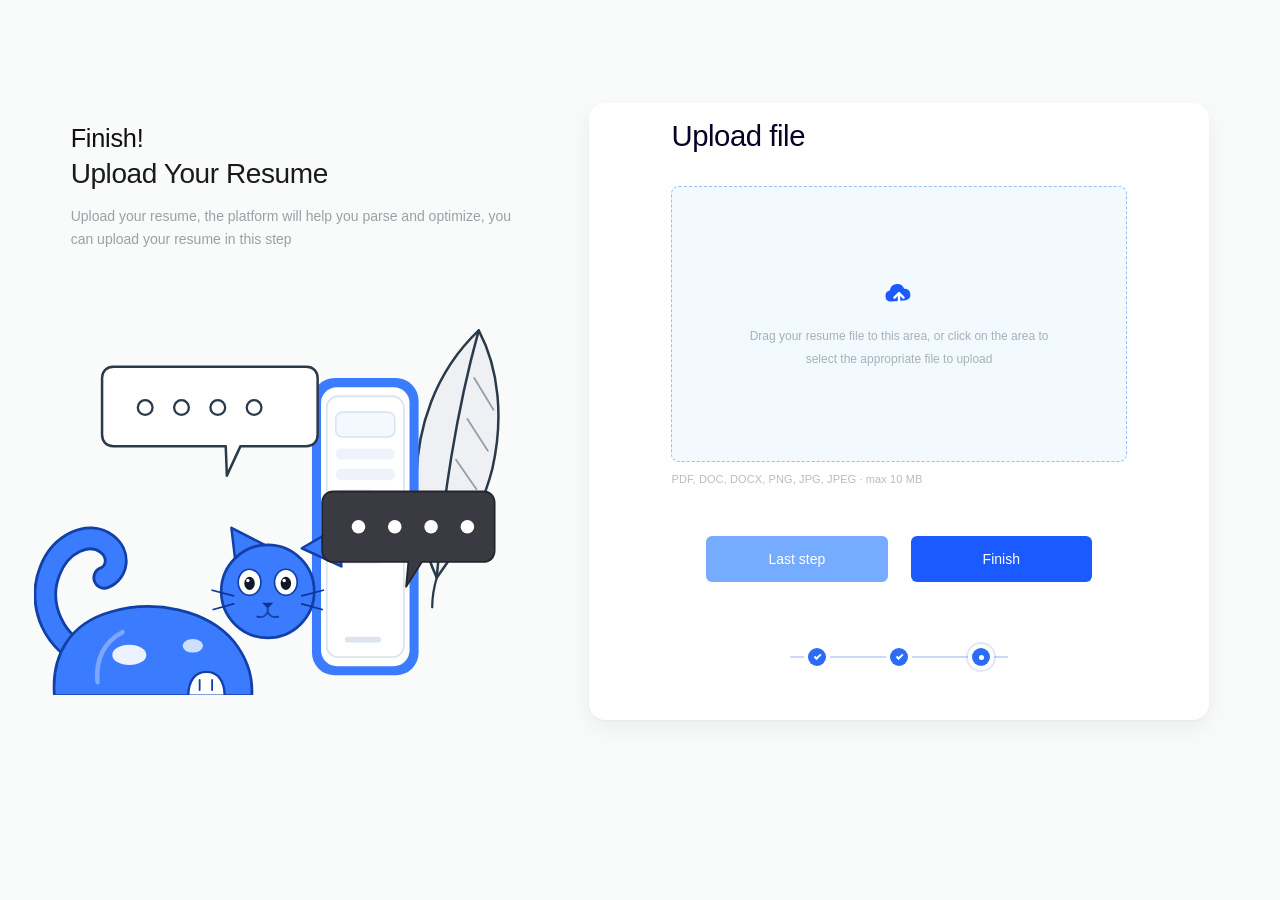
<file: 01-frontend-figma/index.html>
<!DOCTYPE html>
<html lang="en">
<head>
<meta charset="utf-8">
<meta name="viewport" content="width=device-width, initial-scale=1">
<title>Upload Your Resume — Finish step</title>
<meta name="description" content="Final step of the resume upload flow: drag a file into the drop area or click it to choose one.">
<link rel="stylesheet" href="styles.css">
</head>
<body>
  <a class="skip-link" href="#file-input">Skip to the upload field</a>

  <div class="page">
    <div class="shell">

      <!-- ================= 左栏：标题 + 插画 ================= -->
      <header class="intro">
        <p class="intro__kicker">Finish!</p>
        <h1 class="intro__title">Upload Your Resume</h1>
        <p class="intro__sub">
          Upload your resume, the platform will help you parse and optimize, you
          can upload your resume in this step
        </p>

        <aside class="art" aria-hidden="true">
          <svg class="art__svg" viewBox="0 0 440 340" role="presentation" focusable="false">

            <!-- ---------- 羽毛笔 ---------- -->
            <g>
              <path d="M392 18c18 34 22 78 12 122-10 40-32 72-49 96-11-24-19-58-18-88 1-42 15-92 55-130z"
                    fill="#EEF0F4" stroke="#2B3A4A" stroke-width="2.2" stroke-linejoin="round"/>
              <path d="M392 18c-20 72-32 152-37 218" fill="none" stroke="#2B3A4A"
                    stroke-width="2.2" stroke-linecap="round"/>
              <g fill="none" stroke="#93A0AE" stroke-width="1.6" stroke-linecap="round">
                <path d="M388 60 405 88M382 96 400 124M372 132 390 158M362 168 378 192M352 200 366 220"/>
              </g>
              <path d="M355 236c-3 10-4 18-4 26" fill="none" stroke="#2B3A4A" stroke-width="2"
                    stroke-linecap="round"/>
            </g>

            <!-- ---------- 手机 ---------- -->
            <g>
              <rect x="245" y="60" width="94" height="262" rx="20" fill="#3B7CFF"/>
              <rect x="253" y="68" width="78" height="246" rx="14" fill="#FFFFFF"/>
              <rect x="258" y="76" width="68" height="230" rx="10" fill="#FFFFFF" stroke="#DCE4EE" stroke-width="1.6"/>
              <rect x="266" y="90" width="52" height="22" rx="6" fill="#F4F8FF" stroke="#DCE4EE" stroke-width="1.4"/>
              <g fill="#EFF3F9">
                <rect x="266" y="122" width="52" height="10" rx="5"/>
                <rect x="266" y="140" width="52" height="10" rx="5"/>
                <rect x="266" y="158" width="34" height="8" rx="4"/>
                <rect x="266" y="180" width="52" height="10" rx="5"/>
                <rect x="266" y="198" width="52" height="10" rx="5"/>
                <rect x="266" y="216" width="40" height="8" rx="4"/>
              </g>
              <rect x="274" y="288" width="32" height="5" rx="2.5" fill="#DCE4EE"/>
            </g>

            <!-- ---------- 猫 ---------- -->
            <g>
              <!-- 尾巴 -->
              <path d="M50 306c-32-10-48-46-36-76 9-24 34-36 50-24 12 9 10 25-2 30"
                    fill="none" stroke="#123FA8" stroke-width="21" stroke-linecap="round"/>
              <path d="M50 306c-32-10-48-46-36-76 9-24 34-36 50-24 12 9 10 25-2 30"
                    fill="none" stroke="#3B7CFF" stroke-width="16" stroke-linecap="round"/>

              <!-- 身体 -->
              <path d="M18 340c-3-36 14-64 50-74 38-11 84-2 108 26 12 15 17 32 16 48z"
                    fill="#3B7CFF" stroke="#123FA8" stroke-width="2.4" stroke-linejoin="round"/>
              <path d="M56 328c-2-20 6-36 22-44" fill="none" stroke="#7FA6FF" stroke-width="4" stroke-linecap="round"/>
              <ellipse cx="84" cy="304" rx="15" ry="9" fill="#FFFFFF" opacity=".9"/>
              <ellipse cx="140" cy="296" rx="9" ry="6" fill="#FFFFFF" opacity=".75"/>
              <path d="M136 340c0-13 6-21 16-21s16 8 16 21z" fill="#FFFFFF" stroke="#123FA8" stroke-width="2"/>
              <path d="M146 326v9M157 326v9" stroke="#123FA8" stroke-width="1.6" stroke-linecap="round"/>

              <!-- 头 -->
              <path d="M178 226l-4-34 33 17z" fill="#3B7CFF" stroke="#123FA8" stroke-width="2.2" stroke-linejoin="round"/>
              <path d="M236 210l31-18 4 34z" fill="#3B7CFF" stroke="#123FA8" stroke-width="2.2" stroke-linejoin="round"/>
              <circle cx="206" cy="248" r="41" fill="#3B7CFF" stroke="#123FA8" stroke-width="2.4"/>
              <ellipse cx="190" cy="240" rx="10" ry="11.5" fill="#FFFFFF" stroke="#123FA8" stroke-width="1.5"/>
              <ellipse cx="190" cy="241" rx="4.6" ry="5.8" fill="#111827"/>
              <circle cx="188.5" cy="238.4" r="1.5" fill="#FFFFFF"/>
              <ellipse cx="222" cy="240" rx="10" ry="11.5" fill="#FFFFFF" stroke="#123FA8" stroke-width="1.5"/>
              <ellipse cx="222" cy="241" rx="4.6" ry="5.8" fill="#111827"/>
              <circle cx="220.5" cy="238.4" r="1.5" fill="#FFFFFF"/>
              <path d="M201 258h10l-5 5z" fill="#0E3596"/>
              <path d="M206 263v3M206 266c-1.5 4-5.4 5.4-9.2 4.4M206 266c1.5 4 5.4 5.4 9.2 4.4"
                    fill="none" stroke="#123FA8" stroke-width="1.7" stroke-linecap="round"/>
              <g stroke="#0E3596" stroke-width="1.5" stroke-linecap="round" fill="none">
                <path d="M176 252l-19-5M176 259l-18 5M236 252l19-5M236 259l18 5"/>
              </g>
            </g>

            <!-- ---------- 白色对话气泡（4 点） ---------- -->
            <g>
              <path d="M70 50h170c6 0 10 4 10 10v50c0 6-4 10-10 10h-58l-12 26-1-26H70c-6 0-10-4-10-10V60c0-6 4-10 10-10z"
                    fill="#FFFFFF" stroke="#2B3A4A" stroke-width="2.2" stroke-linejoin="round"/>
              <g fill="#FFFFFF" stroke="#2B3A4A" stroke-width="2">
                <circle cx="98" cy="86" r="6.5"/>
                <circle cx="130" cy="86" r="6.5"/>
                <circle cx="162" cy="86" r="6.5"/>
                <circle cx="194" cy="86" r="6.5"/>
              </g>
            </g>

            <!-- ---------- 深色对话气泡（4 个白点） ---------- -->
            <g>
              <path d="M264 160h132c6 0 10 4 10 10v42c0 6-4 10-10 10h-54l-14 22 2-22h-66c-6 0-10-4-10-10v-42c0-6 4-10 10-10z"
                    fill="#3A3A42" stroke="#25252C" stroke-width="1.6" stroke-linejoin="round"/>
              <g fill="#FFFFFF">
                <circle cx="286" cy="191" r="6"/>
                <circle cx="318" cy="191" r="6"/>
                <circle cx="350" cy="191" r="6"/>
                <circle cx="382" cy="191" r="6"/>
              </g>
            </g>
          </svg>
        </aside>
      </header>

      <!-- ================= 右栏：上传卡片 ================= -->
      <main class="card" id="upload-card">
        <h2 class="card__title">Upload file</h2>

        <section class="card__body">
          <label class="dropzone" id="dropzone" for="file-input" tabindex="0" role="button"
                 aria-describedby="dz-hint dz-formats">
            <span class="dropzone__inner">
              <span class="dropzone__icon" aria-hidden="true">
                <svg class="icon icon--cloud" viewBox="0 0 48 48" focusable="false">
                  <path d="M13.5 34.5h-1.2A7.8 7.8 0 0 1 11 19.1a10.6 10.6 0 0 1 20.4-2.4 8.2 8.2 0 0 1 3.2 15.9l-.7.1"
                        fill="#1B5AFF"/>
                  <path d="M24 37V23.5" stroke="#FFFFFF" stroke-width="3.4" stroke-linecap="round" fill="none"/>
                  <path d="m17.6 29 6.4-6.4 6.4 6.4" stroke="#FFFFFF" stroke-width="3.4" stroke-linecap="round"
                        stroke-linejoin="round" fill="none"/>
                </svg>
                <svg class="icon icon--file" viewBox="0 0 48 48" focusable="false">
                  <path d="M13 6h14l9 9v25a2 2 0 0 1-2 2H13a2 2 0 0 1-2-2V8a2 2 0 0 1 2-2z"
                        fill="#EAF2FF" stroke="#1B5AFF" stroke-width="2.4" stroke-linejoin="round"/>
                  <path d="M27 6v9h9" fill="#D6E5FF" stroke="#1B5AFF" stroke-width="2.4" stroke-linejoin="round"/>
                  <path d="M17 26h14M17 32h10" stroke="#1B5AFF" stroke-width="2.4" stroke-linecap="round"/>
                </svg>
                <svg class="icon icon--check" viewBox="0 0 48 48" focusable="false">
                  <circle cx="24" cy="24" r="18" fill="#1B5AFF"/>
                  <path d="m16 24.5 5.5 5.5L32 19" stroke="#FFFFFF" stroke-width="3.4" stroke-linecap="round"
                        stroke-linejoin="round" fill="none"/>
                </svg>
              </span>

              <span class="dropzone__hint" id="dz-hint">
                Drag your resume file to this area, or click on the area to select
                the appropriate file to upload
              </span>
              <span class="dropzone__meta" id="dz-meta" hidden></span>
            </span>
            <input type="file" id="file-input" name="resume" class="visually-hidden"
                   accept=".pdf,.doc,.docx,.png,.jpg,.jpeg">
          </label>

          <p class="formats" id="dz-formats">PDF, DOC, DOCX, PNG, JPG, JPEG · max 10 MB</p>

          <p class="status" id="status" role="status" aria-live="polite"></p>

          <div class="actions">
            <button type="button" class="btn btn--secondary" id="btn-last">Last step</button>
            <button type="button" class="btn btn--primary" id="btn-finish">Finish</button>
          </div>

          <ol class="steps" id="steps" aria-label="Upload progress">
            <li class="steps__item is-done"><span class="steps__dot"></span><span class="visually-hidden">Step 1 complete</span></li>
            <li class="steps__item is-done"><span class="steps__dot"></span><span class="visually-hidden">Step 2 complete</span></li>
            <li class="steps__item is-current" aria-current="step"><span class="steps__dot"></span><span class="visually-hidden">Step 3, current</span></li>
          </ol>
        </section>
      </main>

    </div>
  </div>

  <script src="app.js" defer></script>
</body>
</html>
</file>
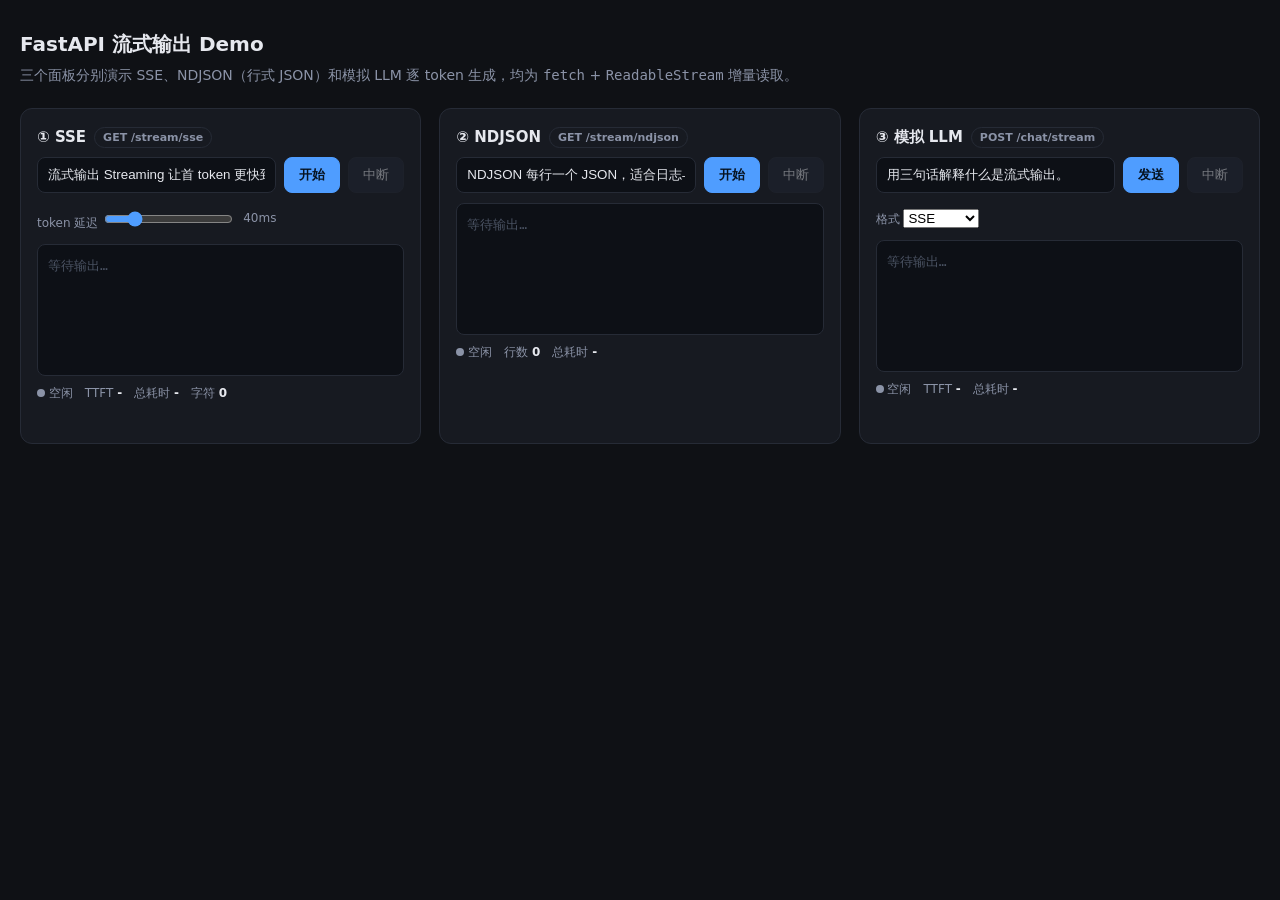
<file: 04-python-fastapi-streaming/app/static/index.html>
<!DOCTYPE html>
<html lang="zh-CN">
<head>
<meta charset="utf-8" />
<meta name="viewport" content="width=device-width, initial-scale=1" />
<title>FastAPI 流式输出 Demo</title>
<style>
  :root {
    --bg: #0f1115;
    --panel: #171a21;
    --line: #262b36;
    --text: #e6e8ee;
    --muted: #8b93a7;
    --accent: #4f9dff;
    --ok: #43c98b;
    --warn: #f2b25c;
    --err: #ef6b6b;
  }
  * { box-sizing: border-box; }
  body {
    margin: 0; padding: 28px 20px 60px;
    background: var(--bg); color: var(--text);
    font: 14px/1.6 "Segoe UI", "Microsoft YaHei", system-ui, sans-serif;
  }
  h1 { font-size: 20px; margin: 0 0 4px; }
  .sub { color: var(--muted); margin-bottom: 22px; }
  .grid { display: grid; grid-template-columns: repeat(auto-fit, minmax(340px, 1fr)); gap: 18px; }
  .card {
    background: var(--panel); border: 1px solid var(--line); border-radius: 12px; padding: 16px;
  }
  .card h2 { font-size: 15px; margin: 0 0 8px; display: flex; align-items: center; gap: 8px; }
  .tag { font-size: 11px; color: var(--muted); border: 1px solid var(--line); border-radius: 999px; padding: 1px 8px; }
  .row { display: flex; gap: 8px; margin-bottom: 10px; flex-wrap: wrap; }
  input[type="text"] {
    flex: 1 1 180px; min-width: 0; padding: 8px 10px;
    background: #0d1016; color: var(--text);
    border: 1px solid var(--line); border-radius: 8px; outline: none;
  }
  input[type="text"]:focus { border-color: var(--accent); }
  input[type="range"] { flex: 0 0 110px; accent-color: var(--accent); }
  button {
    padding: 8px 14px; border-radius: 8px; border: 1px solid var(--line);
    background: #212633; color: var(--text); cursor: pointer; font-size: 13px;
  }
  button:hover { border-color: var(--accent); }
  button.primary { background: var(--accent); border-color: var(--accent); color: #06121f; font-weight: 600; }
  button:disabled { opacity: .45; cursor: not-allowed; }
  .out {
    min-height: 132px; max-height: 260px; overflow: auto; white-space: pre-wrap; word-break: break-word;
    background: #0d1016; border: 1px solid var(--line); border-radius: 8px; padding: 10px;
    font: 13px/1.7 "Cascadia Mono", Consolas, monospace;
  }
  .out:empty::before { content: "等待输出…"; color: #4a5262; }
  .meta { display: flex; gap: 12px; flex-wrap: wrap; color: var(--muted); font-size: 12px; margin-top: 8px; }
  .meta b { color: var(--text); font-weight: 600; }
  .dot { width: 8px; height: 8px; border-radius: 50%; background: var(--muted); display: inline-block; }
  .dot.on { background: var(--ok); }
  .dot.err { background: var(--err); }
  .log { color: var(--muted); font-size: 12px; margin-top: 6px; min-height: 18px; }
  .log.error { color: var(--err); }
  .hint { color: var(--muted); font-size: 12px; margin-top: 6px; }
</style>
</head>
<body>
  <h1>FastAPI 流式输出 Demo</h1>
  <div class="sub">
    三个面板分别演示 SSE、NDJSON（行式 JSON）和模拟 LLM 逐 token 生成，均为
    <code>fetch</code> + <code>ReadableStream</code> 增量读取。
  </div>

  <div class="grid">
    <!-- SSE -->
    <section class="card">
      <h2>① SSE <span class="tag">GET /stream/sse</span></h2>
      <div class="row">
        <input type="text" id="sse-input" value="流式输出 Streaming 让首 token 更快到达！" />
        <button class="primary" id="sse-go">开始</button>
        <button id="sse-stop" disabled>中断</button>
      </div>
      <div class="row">
        <label class="hint">token 延迟 <input type="range" id="sse-delay" min="0" max="200" value="40" /></label>
        <span class="hint" id="sse-delay-val">40ms</span>
      </div>
      <div class="out" id="sse-out"></div>
      <div class="meta">
        <span><span class="dot" id="sse-dot"></span> <span id="sse-state">空闲</span></span>
        <span>TTFT <b id="sse-ttft">-</b></span>
        <span>总耗时 <b id="sse-total">-</b></span>
        <span>字符 <b id="sse-chars">0</b></span>
      </div>
      <div class="log" id="sse-log"></div>
    </section>

    <!-- NDJSON -->
    <section class="card">
      <h2>② NDJSON <span class="tag">GET /stream/ndjson</span></h2>
      <div class="row">
        <input type="text" id="nd-input" value="NDJSON 每行一个 JSON，适合日志与批量消费。" />
        <button class="primary" id="nd-go">开始</button>
        <button id="nd-stop" disabled>中断</button>
      </div>
      <div class="out" id="nd-out"></div>
      <div class="meta">
        <span><span class="dot" id="nd-dot"></span> <span id="nd-state">空闲</span></span>
        <span>行数 <b id="nd-lines">0</b></span>
        <span>总耗时 <b id="nd-total">-</b></span>
      </div>
      <div class="log" id="nd-log"></div>
    </section>

    <!-- Chat -->
    <section class="card">
      <h2>③ 模拟 LLM <span class="tag">POST /chat/stream</span></h2>
      <div class="row">
        <input type="text" id="chat-input" value="用三句话解释什么是流式输出。" />
        <button class="primary" id="chat-go">发送</button>
        <button id="chat-stop" disabled>中断</button>
      </div>
      <div class="row">
        <label class="hint">格式
          <select id="chat-mode">
            <option value="sse">SSE</option>
            <option value="text">text/plain</option>
          </select>
        </label>
      </div>
      <div class="out" id="chat-out"></div>
      <div class="meta">
        <span><span class="dot" id="chat-dot"></span> <span id="chat-state">空闲</span></span>
        <span>TTFT <b id="chat-ttft">-</b></span>
        <span>总耗时 <b id="chat-total">-</b></span>
      </div>
      <div class="log" id="chat-log"></div>
    </section>
  </div>

<script>
const $ = (id) => document.getElementById(id);
const now = () => performance.now();

// ---------- 通用 SSE 解析：按空行切帧，忽略注释行（心跳） ----------
function createSSEParser(onEvent) {
  let buf = "";
  return (chunk, flush = false) => {
    buf += chunk;
    let idx;
    while ((idx = buf.indexOf("\n\n")) >= 0) {
      const frame = buf.slice(0, idx);
      buf = buf.slice(idx + 2);
      let event = "message", data = [], id = null;
      for (const line of frame.split("\n")) {
        if (!line || line.startsWith(":")) continue;      // 心跳注释
        if (line.startsWith("event:")) event = line.slice(6).trim();
        else if (line.startsWith("data:")) data.push(line.slice(5).replace(/^ /, ""));
        else if (line.startsWith("id:")) id = line.slice(3).trim();
      }
      if (data.length) onEvent({ event, id, data: data.join("\n") });
    }
    if (flush && buf.trim()) {
      // 兜底：流结束时没有空行分隔的残帧
      if (buf.startsWith("data:")) onEvent({ event: "message", id: null, data: buf.replace(/^data:\s?/, "") });
      buf = "";
    }
  };
}

// ---------- ① SSE ----------
{
  const out = $("sse-out"), log = $("sse-log"), dot = $("sse-dot");
  let controller = null, t0 = 0, ttft = null, chars = 0;

  const setState = (state, cls) => {
    $("sse-state").textContent = state;
    dot.className = "dot" + (cls ? " " + cls : "");
  };

  $("sse-delay").addEventListener("input", (e) => {
    $("sse-delay-val").textContent = e.target.value + "ms";
  });

  async function run() {
    controller = new AbortController();
    out.textContent = ""; log.textContent = ""; log.className = "log";
    chars = 0; ttft = null; t0 = now();
    $("sse-ttft").textContent = "-"; $("sse-total").textContent = "-"; $("sse-chars").textContent = "0";
    $("sse-go").disabled = true; $("sse-stop").disabled = false;
    setState("连接中…", "on");

    const text = $("sse-input").value;
    const delay = Number($("sse-delay").value) / 1000;
    const url = `/stream/sse?text=${encodeURIComponent(text)}&delay=${delay}`;

    const parse = createSSEParser(({ event, id, data }) => {
      if (event === "token") {
        if (ttft === null) { ttft = now() - t0; $("sse-ttft").textContent = Math.round(ttft) + "ms"; }
        let delta = data;
        try { delta = JSON.parse(data).delta ?? ""; } catch (_) {}
        out.textContent += delta;
        out.scrollTop = out.scrollHeight;
        chars += [...delta].length;
        $("sse-chars").textContent = chars;
      } else if (event === "error") {
        log.textContent = "服务端 error 事件：" + data;
        log.className = "log error";
        setState("出错", "err");
      } else if (event === "done" || data === "[DONE]") {
        log.textContent = "收到 [DONE]";
      }
    });

    try {
      const resp = await fetch(url, { signal: controller.signal, headers: { Accept: "text/event-stream" } });
      if (!resp.ok) throw new Error("HTTP " + resp.status);
      const reader = resp.body.getReader();
      const decoder = new TextDecoder("utf-8");
      while (true) {
        const { done, value } = await reader.read();
        if (done) break;
        parse(decoder.decode(value, { stream: true }));
      }
      parse(decoder.decode(), true);
      if (log.className === "log") { setState("完成", "on"); log.textContent = "流正常结束"; }
    } catch (err) {
      if (err.name === "AbortError") {
        setState("已中断", ""); log.textContent = "客户端主动 abort，服务端应停止生成";
      } else {
        setState("失败", "err"); log.textContent = String(err);
      }
    } finally {
      $("sse-total").textContent = Math.round(now() - t0) + "ms";
      $("sse-go").disabled = false; $("sse-stop").disabled = true;
      controller = null;
    }
  }

  $("sse-go").addEventListener("click", run);
  $("sse-stop").addEventListener("click", () => controller && controller.abort());
}

// ---------- ② NDJSON ----------
{
  const out = $("nd-out"), log = $("nd-log"), dot = $("nd-dot");
  let controller = null, t0 = 0, lines = 0;

  const setState = (state, cls) => {
    $("nd-state").textContent = state;
    dot.className = "dot" + (cls ? " " + cls : "");
  };

  async function run() {
    controller = new AbortController();
    out.textContent = ""; log.textContent = ""; log.className = "log";
    lines = 0; t0 = now();
    $("nd-lines").textContent = "0"; $("nd-total").textContent = "-";
    $("nd-go").disabled = true; $("nd-stop").disabled = false;
    setState("连接中…", "on");

    const text = $("nd-input").value;
    const url = `/stream/ndjson?text=${encodeURIComponent(text)}&delay=0.03`;
    let buf = "";

    const handleLine = (line) => {
      if (!line.trim()) return;
      let obj;
      try { obj = JSON.parse(line); } catch (_) { log.textContent = "非法 JSON 行: " + line; log.className = "log error"; return; }
      lines++;
      $("nd-lines").textContent = lines;
      if (obj.type === "token") {
        out.textContent += obj.delta ?? "";
        out.scrollTop = out.scrollHeight;
      } else if (obj.type === "ping") {
        log.textContent = "心跳 ping @ " + obj.ts;
      } else if (obj.type === "error") {
        log.textContent = "服务端 error: " + obj.message;
        log.className = "log error";
        setState("出错", "err");
      } else if (obj.type === "done") {
        log.textContent = "收到 done 行，共 " + lines + " 行";
      }
    };

    try {
      const resp = await fetch(url, { signal: controller.signal, headers: { Accept: "application/x-ndjson" } });
      if (!resp.ok) throw new Error("HTTP " + resp.status);
      const reader = resp.body.getReader();
      const decoder = new TextDecoder("utf-8");
      while (true) {
        const { done, value } = await reader.read();
        if (done) break;
        buf += decoder.decode(value, { stream: true });
        let i;
        while ((i = buf.indexOf("\n")) >= 0) {
          handleLine(buf.slice(0, i));
          buf = buf.slice(i + 1);
        }
      }
      buf += decoder.decode();
      if (buf.trim()) handleLine(buf);
      if (log.className === "log") setState("完成", "on");
    } catch (err) {
      if (err.name === "AbortError") {
        setState("已中断", ""); log.textContent = "客户端已 abort";
      } else {
        setState("失败", "err"); log.textContent = String(err);
      }
    } finally {
      $("nd-total").textContent = Math.round(now() - t0) + "ms";
      $("nd-go").disabled = false; $("nd-stop").disabled = true;
      controller = null;
    }
  }

  $("nd-go").addEventListener("click", run);
  $("nd-stop").addEventListener("click", () => controller && controller.abort());
}

// ---------- ③ 模拟 LLM ----------
{
  const out = $("chat-out"), log = $("chat-log"), dot = $("chat-dot");
  let controller = null, t0 = 0, ttft = null;

  const setState = (state, cls) => {
    $("chat-state").textContent = state;
    dot.className = "dot" + (cls ? " " + cls : "");
  };

  const parse = createSSEParser(({ event, data }) => {
    if (event === "token") {
      if (ttft === null) { ttft = now() - t0; $("chat-ttft").textContent = Math.round(ttft) + "ms"; }
      let delta = data;
      try { delta = JSON.parse(data).delta ?? ""; } catch (_) {}
      out.textContent += delta;
      out.scrollTop = out.scrollHeight;
    } else if (event === "error") {
      log.textContent = "服务端 error 事件：" + data;
      log.className = "log error";
    } else if (data === "[DONE]") {
      log.textContent = "收到 [DONE]";
    }
  });

  async function run() {
    controller = new AbortController();
    out.textContent = ""; log.textContent = ""; log.className = "log";
    ttft = null; t0 = now();
    $("chat-ttft").textContent = "-"; $("chat-total").textContent = "-";
    $("chat-go").disabled = true; $("chat-stop").disabled = false;
    setState("生成中…", "on");
    const mode = $("chat-mode").value;

    try {
      const resp = await fetch("/chat/stream", {
        method: "POST",
        headers: { "Content-Type": "application/json", Accept: mode === "sse" ? "text/event-stream" : "text/plain" },
        body: JSON.stringify({ prompt: $("chat-input").value, mode, delay: 0.03 }),
        signal: controller.signal,
      });
      if (!resp.ok) throw new Error("HTTP " + resp.status);

      if (mode === "text") {
        // 纯文本流：直接渲染 chunk，无帧协议
        const reader = resp.body.getReader();
        const decoder = new TextDecoder("utf-8");
        while (true) {
          const { done, value } = await reader.read();
          if (done) break;
          const chunk = decoder.decode(value, { stream: true });
          if (chunk) {
            if (ttft === null) { ttft = now() - t0; $("chat-ttft").textContent = Math.round(ttft) + "ms"; }
            out.textContent += chunk;
            out.scrollTop = out.scrollHeight;
          }
        }
        out.textContent += decoder.decode();
        setState("完成", "on");
        log.textContent = "text/plain 流结束";
      } else {
        const reader = resp.body.getReader();
        const decoder = new TextDecoder("utf-8");
        while (true) {
          const { done, value } = await reader.read();
          if (done) break;
          parse(decoder.decode(value, { stream: true }));
        }
        parse(decoder.decode(), true);
        if (log.className === "log") { setState("完成", "on"); log.textContent = "流正常结束"; }
      }
    } catch (err) {
      if (err.name === "AbortError") {
        setState("已中断", ""); log.textContent = "客户端 abort，服务端应停止生成";
      } else {
        setState("失败", "err"); log.textContent = String(err);
      }
    } finally {
      $("chat-total").textContent = Math.round(now() - t0) + "ms";
      $("chat-go").disabled = false; $("chat-stop").disabled = true;
      controller = null;
    }
  }

  $("chat-go").addEventListener("click", run);
  $("chat-stop").addEventListener("click", () => controller && controller.abort());
}
</script>
</body>
</html>
</file>
<file: 01-frontend-figma/styles.css>
/* =====================================================================
   Upload Your Resume — Figma 还原
   桌面端尺寸以 ref/frame-2x.png 的像素取样为基准（1480 宽基准 → vw 等比），
   断点以下改用固定 px，见文件末尾的响应式部分。
   ===================================================================== */

:root {
  /* ---------- 颜色（取自参考图像素） ---------- */
  --bg: #f8fbf9;
  --ink: #111111;
  --ink-strong: #1a1a1a;
  --muted: #9aa0a6;
  --navy: #060326;
  --blue: #1b5aff;
  --blue-soft: #75acff;
  --line: #c9d8f7;
  --dash: #9dbbf7;
  --drop-bg: #f2faff;
  --drop-bg-active: #e3f0ff;
  --dot: #2c6bf5;
  --danger: #d64545;
  --success: #1a7f4b;

  /* ---------- 字体 ---------- */
  --font: "Inter", "Helvetica Neue", "Segoe UI", Roboto, "PingFang SC",
    "Hiragino Sans GB", "Microsoft YaHei", Arial, sans-serif;

  /* ---------- 排版（1920 基准 / vw 等比） ---------- */
  --fs-kicker: clamp(20px, 1.98vw, 44px);
  --fs-title: clamp(24px, 2.19vw, 48px);
  --fs-sub: clamp(14px, 1.02vw, 22px);
  --fs-card-title: clamp(20px, 2.29vw, 50px);
  --fs-hint: clamp(12px, 0.73vw, 16px);
  --fs-btn: clamp(14px, 1.04vw, 22px);

  /* ---------- 尺寸 ---------- */
  --pad-x: clamp(20px, 5.52vw, 120px);
  --radius-card: 16px;
  --radius-drop: 8px;
  --shadow-card: 0 8px 24px rgba(6, 3, 38, 0.06), 0 1px 2px rgba(6, 3, 38, 0.04);
}

/* ===================== 基础 ===================== */
*,
*::before,
*::after { box-sizing: border-box; }

html { -webkit-text-size-adjust: 100%; }

body {
  margin: 0;
  min-height: 100vh;
  background: var(--bg);
  color: var(--ink);
  font-family: var(--font);
  font-size: 16px;
  line-height: 1.5;
  -webkit-font-smoothing: antialiased;
}

h1, h2, p, ol, li { margin: 0; padding: 0; }

.visually-hidden {
  position: absolute !important;
  width: 1px;
  height: 1px;
  margin: -1px;
  padding: 0;
  overflow: hidden;
  clip: rect(0 0 0 0);
  clip-path: inset(50%);
  white-space: nowrap;
  border: 0;
}

:focus-visible {
  outline: 3px solid var(--blue);
  outline-offset: 3px;
  border-radius: 4px;
}

.skip-link {
  position: absolute;
  left: 16px;
  top: -64px;
  z-index: 20;
  padding: 10px 18px;
  border-radius: 6px;
  background: var(--blue);
  color: #fff;
  font-size: 14px;
  text-decoration: none;
  transition: top 0.18s ease;
}
.skip-link:focus { top: 16px; }

/* ===================== 版心 ===================== */
.page {
  padding: 11.4vh var(--pad-x) 6vh;
}

.shell {
  display: flex;
  align-items: flex-start;
  gap: clamp(24px, 3vw, 64px);
  max-width: 1800px;
  margin: 0 auto;
}

/* ===================== 左栏 ===================== */
.intro {
  flex: 1 1 auto;
  min-width: 0;
  padding-top: clamp(6px, 1.6vw, 30px);
}

.intro__kicker {
  color: var(--ink);
  font-size: var(--fs-kicker);
  font-weight: 400;
  line-height: 1.2;
  letter-spacing: -0.01em;
}

.intro__title {
  margin-top: 0.16em;
  color: var(--ink-strong);
  font-size: var(--fs-title);
  font-weight: 400;
  line-height: 1.12;
  letter-spacing: -0.015em;
}

.intro__sub {
  max-width: 33.4vw;
  margin-top: 1.15em;
  color: var(--muted);
  font-size: var(--fs-sub);
  line-height: 1.62;
}

.art {
  max-width: 39vw;
  margin-left: -2.9vw;
  margin-top: clamp(24px, 4.6vw, 110px);
}

.art__svg {
  display: block;
  width: 100%;
  height: auto;
}

/* ===================== 右栏卡片 ===================== */
.card {
  flex: 0 0 54.5%;
  min-width: 0;
  padding: 1.25vw clamp(24px, 6.46vw, 140px) 4.17vw;
  border-radius: var(--radius-card);
  background: #fff;
  box-shadow: var(--shadow-card);
}

.card__title {
  color: var(--navy);
  font-size: var(--fs-card-title);
  font-weight: 500;
  line-height: 1.18;
  letter-spacing: -0.015em;
}

.card__body { margin-top: 2.6vw; }

/* ===================== 拖拽区 ===================== */
.dropzone {
  position: relative;
  display: flex;
  align-items: center;
  justify-content: center;
  min-height: 21.5vw;
  padding: 1.2vw clamp(18px, 3.3vw, 64px);
  border: 1.5px dashed var(--dash);
  border-radius: var(--radius-drop);
  background: var(--drop-bg);
  cursor: pointer;
  transition: border-color 0.18s ease, background-color 0.18s ease,
    box-shadow 0.18s ease;
}

.dropzone:hover { border-color: var(--blue-soft); }

.dropzone:focus-visible {
  outline: 3px solid var(--blue);
  outline-offset: 3px;
}

/* 拖拽悬停：虚线变实线、边框变主蓝、底色加深 */
.dropzone.is-dragover {
  border-style: solid;
  border-color: var(--blue);
  background: var(--drop-bg-active);
  box-shadow: inset 0 0 0 3px rgba(27, 90, 255, 0.07);
}

.dropzone.is-invalid { border-color: var(--danger); background: #fffafa; }

.dropzone__inner {
  display: flex;
  flex-direction: column;
  align-items: center;
  justify-content: center;
  gap: 1.1vw;
  width: 100%;
  text-align: center;
  pointer-events: none;
}

.dropzone__icon {
  display: block;
  width: clamp(34px, 2.6vw, 56px);
  height: clamp(34px, 2.6vw, 56px);
}
.dropzone__icon .icon { display: none; width: 100%; height: 100%; }
.dropzone[data-icon="cloud"] .icon--cloud,
.dropzone[data-icon="file"] .icon--file,
.dropzone[data-icon="check"] .icon--check { display: block; }

.dropzone__hint {
  max-width: 26em;
  color: #a8b0b8;
  font-size: var(--fs-hint);
  line-height: 1.95;
}

.dropzone__meta {
  display: flex;
  flex-direction: column;
  gap: 0.4em;
  color: var(--navy);
  font-size: var(--fs-hint);
}
.dropzone__meta[hidden] { display: none; }

.dropzone__name {
  font-size: clamp(13px, 0.94vw, 20px);
  font-weight: 500;
  word-break: break-all;
}
.dropzone__size { color: var(--muted); }

.formats {
  margin-top: 0.75vw;
  color: #b5bcc3;
  font-size: clamp(11px, 0.63vw, 12px);
  letter-spacing: 0.01em;
}

/* ===================== 提示 ===================== */
.status {
  min-height: 1.4em;
  margin-top: 0.4vw;
  color: var(--muted);
  font-size: clamp(12px, 0.72vw, 14px);
  line-height: 1.5;
}
.status.is-error { color: var(--danger); }
.status.is-success { color: var(--success); }
.status.is-info { color: var(--blue); }

/* ===================== 按钮 ===================== */
.actions {
  display: flex;
  justify-content: center;
  gap: 1.8vw;
  margin-top: 2.03vw;
}

.btn {
  flex: 0 0 auto;
  width: 14.17vw;
  height: 3.59vw;
  min-height: 46px;
  border: 0;
  border-radius: 6px;
  color: #fff;
  font-family: inherit;
  font-size: var(--fs-btn);
  font-weight: 400;
  cursor: pointer;
  transition: background-color 0.16s ease, box-shadow 0.16s ease,
    transform 0.08s ease;
}

.btn--secondary { background: var(--blue-soft); }
.btn--secondary:hover { background: #5f9bff; }
.btn--secondary:active { background: #4a89f7; }

.btn--primary { background: var(--blue); }
.btn--primary:hover { background: #0d47e0; }
.btn--primary:active { background: #0a3cc4; }

.btn:active { transform: translateY(1px); }

.btn:focus-visible {
  outline: 3px solid var(--navy);
  outline-offset: 3px;
}

/* ===================== 进度条 ===================== */
.steps {
  position: relative;
  display: flex;
  align-items: center;
  justify-content: space-between;
  width: min(40%, 300px);
  margin: 5.2vw auto 0;
  list-style: none;
}

/* 轨道：两段浅蓝细线，从圆点外侧各延伸一点 */
.steps::before,
.steps::after {
  content: "";
  position: absolute;
  top: 50%;
  height: 2px;
  background: var(--line);
  border-radius: 1px;
  transform: translateY(-50%);
}
.steps::before { left: -10%; right: 50%; }
.steps::after { left: 50%; right: -10%; }

.steps__item {
  position: relative;
  z-index: 1;
  width: clamp(18px, 1.35vw, 30px);
  height: clamp(18px, 1.35vw, 30px);
  border-radius: 50%;
  background: var(--dot);
  box-shadow: 0 0 0 4px #fff;
}

.steps__dot {
  display: grid;
  place-items: center;
  width: 100%;
  height: 100%;
}

/* 已完成：白色对勾 */
.steps__item.is-done .steps__dot::before {
  content: "";
  width: 38%;
  height: 20%;
  border-left: 2px solid #fff;
  border-bottom: 2px solid #fff;
  transform: rotate(-45deg) translate(8%, -14%);
}

/* 当前：中心白点 */
.steps__item.is-current .steps__dot::before {
  content: "";
  width: 28%;
  height: 28%;
  border-radius: 50%;
  background: #fff;
}

.steps__item.is-current {
  box-shadow: 0 0 0 4px #fff, 0 0 0 6px rgba(44, 107, 245, 0.16);
}

/* 提交完成：当前点也变成对勾 */
.steps.is-complete .steps__item.is-current .steps__dot::before {
  content: "";
  width: 38%;
  height: 20%;
  border: 0;
  border-left: 2px solid #fff;
  border-bottom: 2px solid #fff;
  border-radius: 0;
  background: none;
  transform: rotate(-45deg) translate(8%, -14%);
}

/* 抖动：未选文件就点 Finish */
.dropzone.is-shaking { animation: shake 0.42s ease; }
@keyframes shake {
  0%, 100% { transform: translateX(0); }
  20% { transform: translateX(-7px); }
  40% { transform: translateX(7px); }
  60% { transform: translateX(-4px); }
  80% { transform: translateX(3px); }
}

/* =====================================================================
   响应式
   ===================================================================== */

@media (max-width: 1400px) {
  .intro__sub { max-width: 36vw; }
}

/* ≤900px：上下结构 —— 文案 + 插画在上，卡片在下 */
@media (max-width: 900px) {
  .page { padding: 40px clamp(20px, 5vw, 40px) 56px; }

  .shell {
    flex-direction: column;
    gap: 32px;
    max-width: 620px;
  }

  .intro { width: 100%; padding-top: 0; }

  .intro__kicker { font-size: clamp(22px, 4.6vw, 28px); }
  .intro__title { font-size: clamp(26px, 6vw, 34px); }
  .intro__sub {
    max-width: 34em;
    margin-top: 14px;
    font-size: 15px;
    line-height: 1.65;
  }

  .art { max-width: 340px; margin: 24px 0 0; }

  .card {
    flex: 1 1 auto;
    width: 100%;
    padding: 28px clamp(20px, 5vw, 36px) 36px;
  }

  .card__title { font-size: 24px; }
  .card__body { margin-top: 20px; }

  .dropzone { min-height: 220px; padding: 20px; }
  .dropzone__inner { gap: 12px; }
  .dropzone__icon { width: 40px; height: 40px; }
  .dropzone__hint { font-size: 13px; max-width: 26em; }

  .formats { margin-top: 8px; font-size: 11px; }
  .status { font-size: 13px; }

  .actions { margin-top: 26px; gap: 14px; }
  .btn { flex: 1 1 0; width: auto; max-width: none; height: 50px; font-size: 16px; }

  .steps { width: 68%; margin-top: 34px; }
  .steps__item { width: 22px; height: 22px; }
}

/* ≤560px：按钮纵向排布，等宽不溢出 */
@media (max-width: 560px) {
  .page { padding: 24px 18px 40px; }

  .intro__title { font-size: 28px; }
  .intro__sub { font-size: 14px; }

  .art { max-width: 100%; margin-top: 16px; }

  .card { padding: 22px 18px 30px; border-radius: 14px; }
  .card__title { font-size: 22px; }

  .dropzone { min-height: 190px; padding: 16px; }
  .dropzone__hint { line-height: 1.8; }

  .actions {
    flex-direction: column;
    gap: 12px;
  }

  .btn { flex: 0 0 auto; width: 100%; max-width: none; height: 48px; }

  .steps { width: 82%; margin-top: 26px; }
  .steps__item { width: 20px; height: 20px; }
}

/* 尊重系统「减少动态效果」 */
@media (prefers-reduced-motion: reduce) {
  *,
  *::before,
  *::after {
    animation-duration: 0.001ms !important;
    animation-iteration-count: 1 !important;
    transition-duration: 0.001ms !important;
  }
}
</file>
